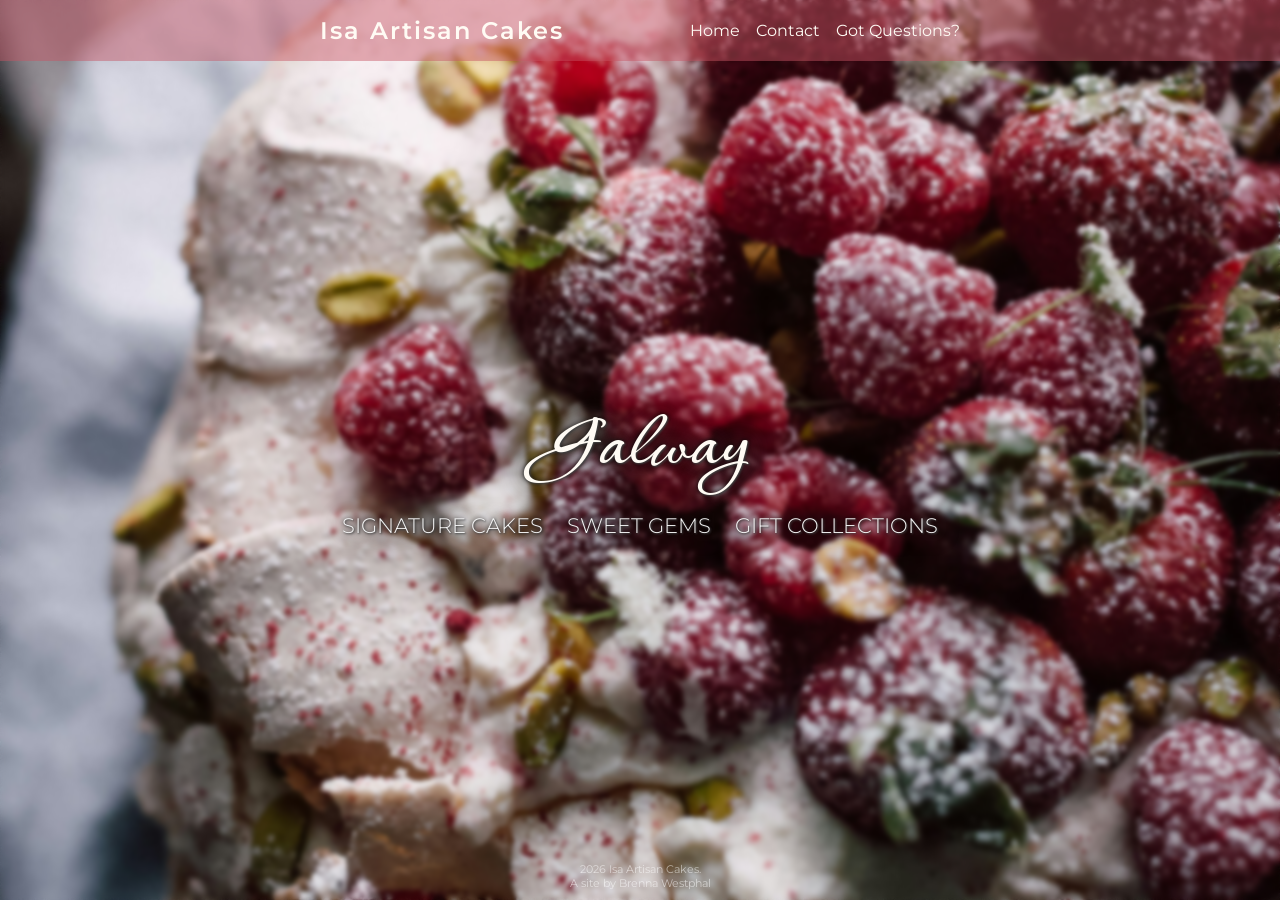
<file: index.html>
<!DOCTYPE html>
<html lang="en">
<head>
    <link rel="preconnect" href="https://fonts.googleapis.com">
    <link rel="preconnect" href="https://fonts.gstatic.com" crossorigin>
    <meta charset="UTF-8">
    <meta name="viewport" content="width=device-width, initial-scale=1.0">
    <title>Home</title>
    <link rel="stylesheet" href="index.css">
    <link href="https://fonts.googleapis.com/css2?family=Corinthia:wght@400;700&family=Montserrat:ital,wght@0,100..900;1,100..900&display=swap" rel="stylesheet">
</head>
<body>
    <header>
        <div class="header_logo">
            <span class="full-name">Isa Artisan Cakes</span>
            <span class="short-name">Isa Cakes</span>
        </div>
        
        <nav class="bigScreenMenuTab">
            <ul>
                <li><a href="#">Home</a></li>
                <li><a href="#">Contact</a></li>
                <li><a href="#">Got Questions?</a></li>
            </ul>
        </nav>

        <button class="hamburgerIcon" id="hamburguerIcon"  aria-label="Open menu" onclick="OpenTab()"><img src="assets/images/menuLight.png" alt=""></button>

        <nav class="hamburguerMenuTab" id="menuTab">
            <button class="closeIcon" id="closeIcon"  aria-label="close menu" onclick="CloseTab()"><img src="assets/images/close.png" alt=""></button>
            
            <ul>
                <li><a href="#">Home</a></li>
                <li><a href="#">Contact</a></li>
                <li><a href="#">Got Questions?</a></li>
            </ul>
        </nav>
    </header>

    <main>
        <div class="cidade">Galway</div>
        <nav>
            <ul class="mainOptions">
                <li><a href="signatureCakes.html">Signature Cakes</a></li>
                <li><a href="sweetGems.html">Sweet Gems</a></li>
                <li><a href="giftCollections.html">Gift Collections</a></li>
            </ul>
        </nav>
    </main>

    <footer>
            <div class="footerInfo">
                <p>2026 Isa Artisan Cakes.</p>
                <p>A site by Brenna Westphal</p>
            </div>
    </footer>
</body>


<script>

    function OpenTab() {
        let menuTab = document.getElementById("menuTab");
        if(menuTab.style.display === "block"){
            menuTab.style.display = "none";
        } else {
            menuTab.style.display = "block";}
            }
            
    function CloseTab() {
        let menuTab = document.getElementById("menuTab");
        menuTab.style.display = "none";
    }
</script>

</html>
</file>
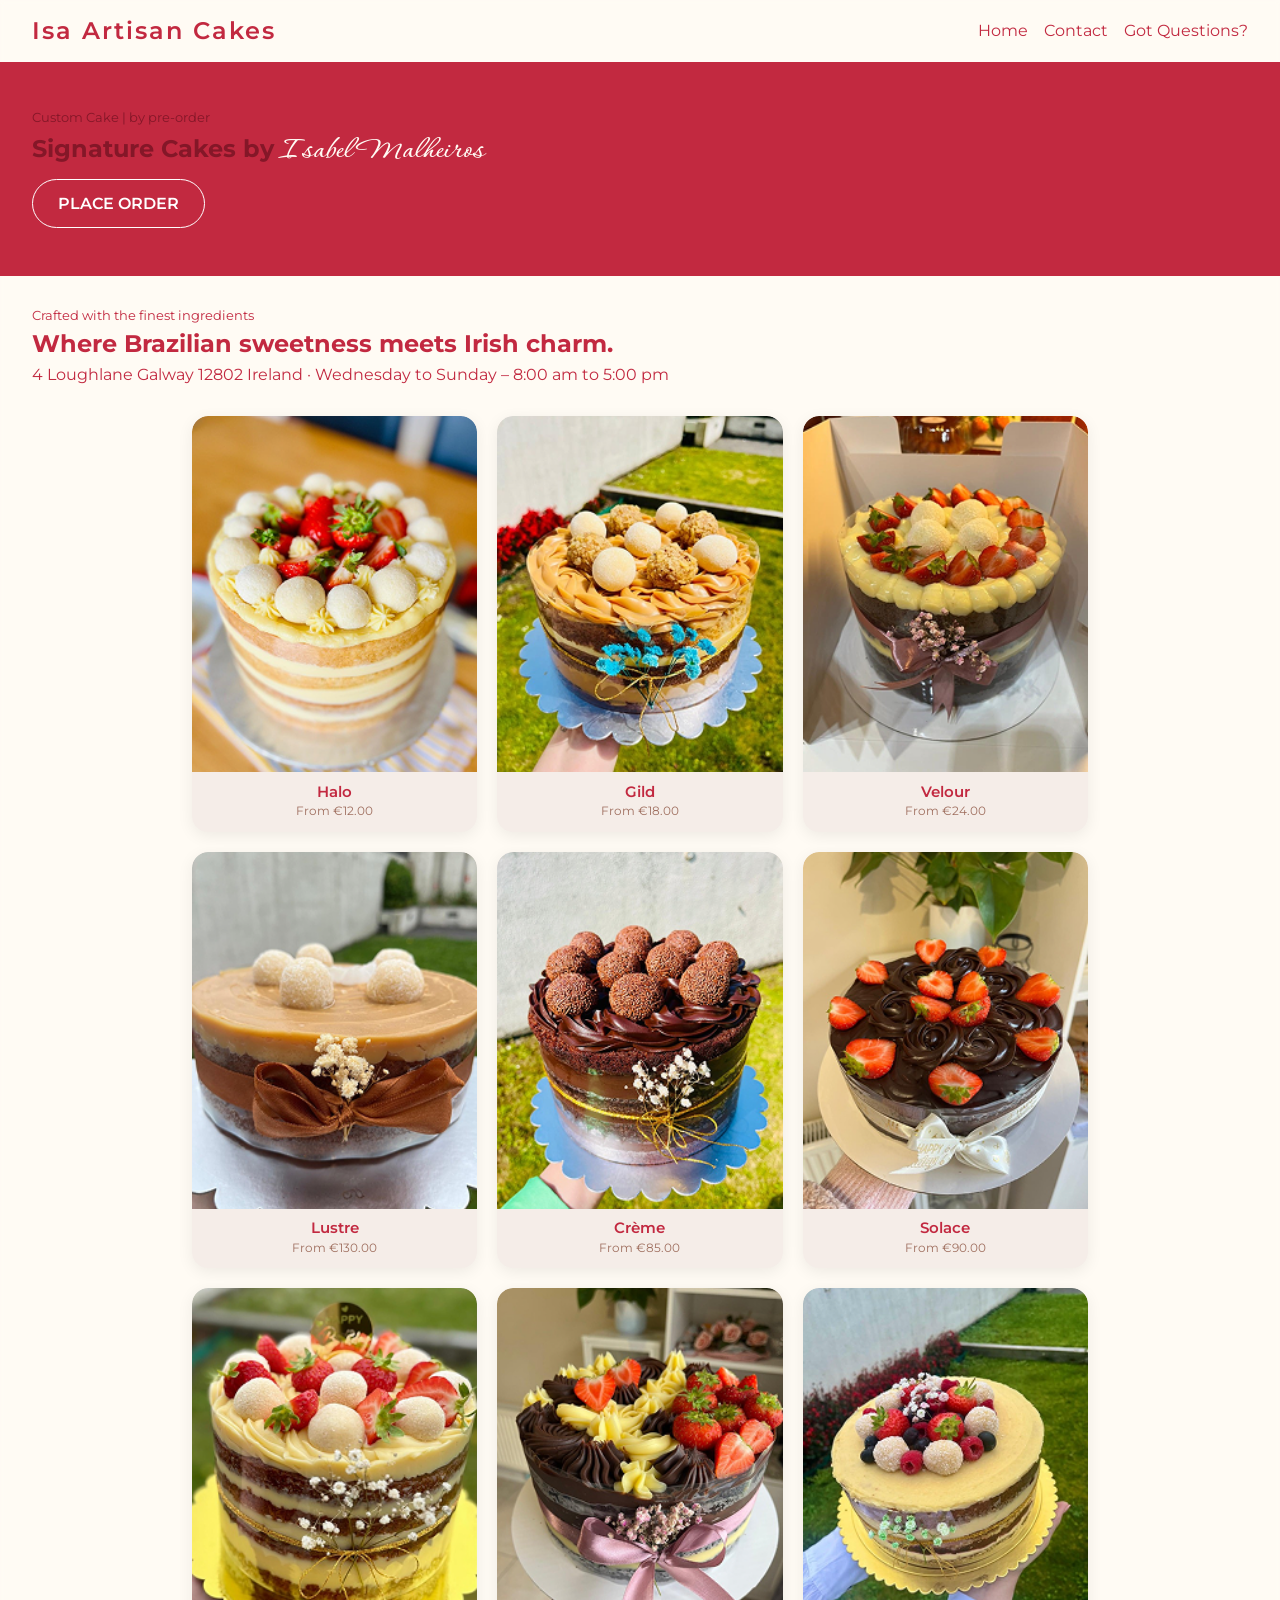
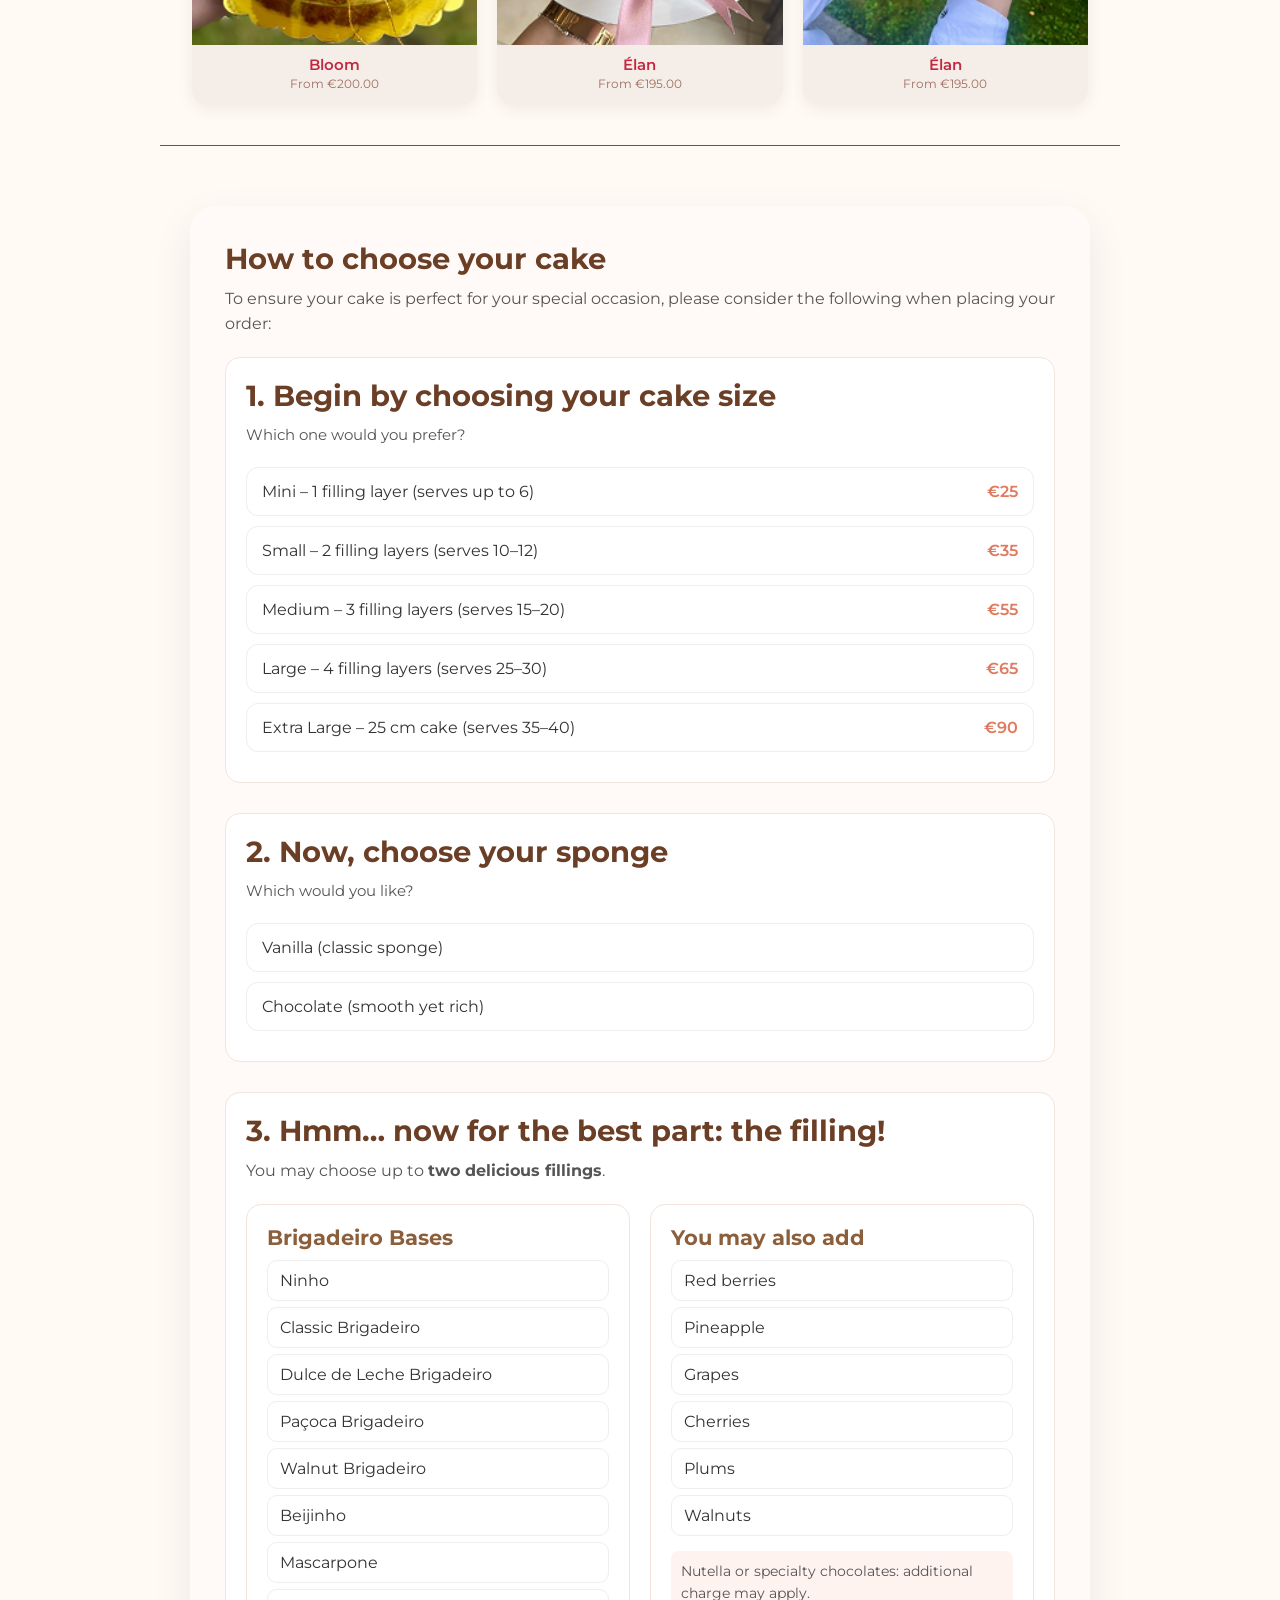
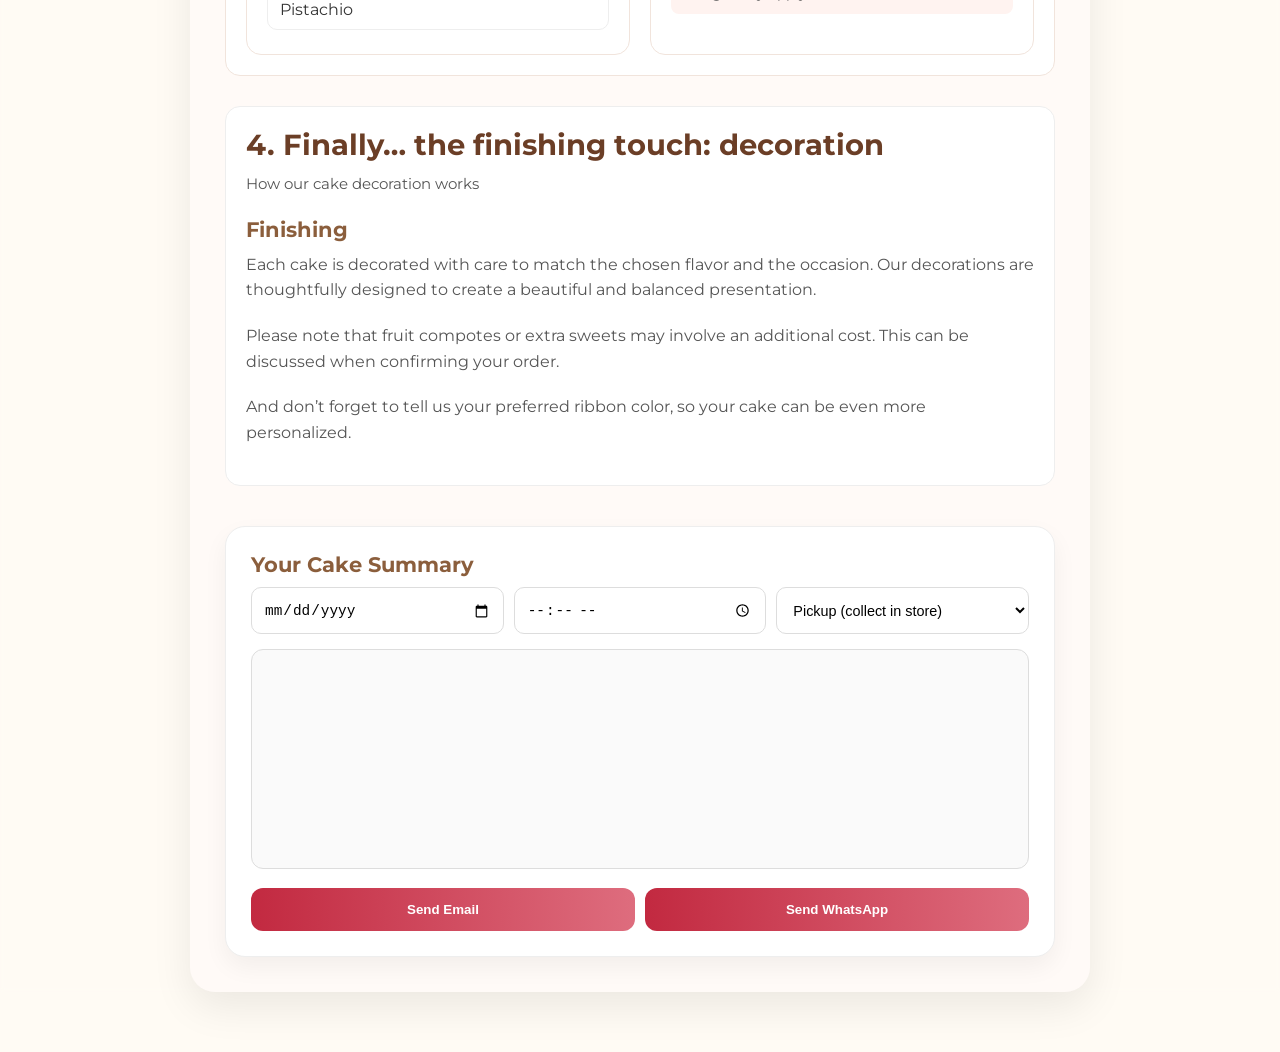
<file: signatureCakes.html>
<!DOCTYPE html>
<html lang="en">
  <head>
    <meta charset="UTF-8" />
    <meta name="viewport" content="width=device-width, initial-scale=1.0" />
    <title>Isa Artisan Cakes</title>

    <!-- Fonts -->
    <link rel="preconnect" href="https://fonts.googleapis.com" />
    <link rel="preconnect" href="https://fonts.gstatic.com" crossorigin />
    <link
      href="https://fonts.googleapis.com/css2?family=Corinthia:wght@400;700&family=Montserrat:ital,wght@0,100..900;1,100..900&display=swap"
      rel="stylesheet"
    />

    <!-- Styles -->
    <link rel="stylesheet" href="signatureCakes.css" />
  </head>

  <body>

    <!-- ===================== HEADER ===================== -->
    <header>

      <div class="header_logo">
        <span class="full-name">Isa Artisan Cakes</span>
        <span class="short-name">Isa Cakes</span>
      </div>

      <!-- Desktop nav -->
      <nav class="bigScreenMenuTab" aria-label="Main navigation">
        <ul>
          <li><a href="index.html">Home</a></li>
          <li><a href="#">Contact</a></li>
          <li><a href="#">Got Questions?</a></li>
        </ul>
      </nav>

      <!-- Hamburger button -->
      <button
        class="hamburgerIcon"
        id="hamburgerIcon"
        aria-label="Open menu"
        aria-expanded="false"
        aria-controls="mobileMenu"
        onclick="toggleMenu()"
      >
        <span></span>
        <span></span>
        <span></span>
      </button>

      <!-- Mobile nav -->
      <nav
        class="hamburguerMenuTab"
        id="mobileMenu"
        aria-label="Mobile navigation"
        aria-hidden="true"
      >
        <ul>
          <li><a href="#" onclick="closeMenu()">Home</a></li>
          <li><a href="#" onclick="closeMenu()">Contact</a></li>
          <li><a href="#" onclick="closeMenu()">Got Questions?</a></li>
        </ul>
      </nav>

    </header>

    <!-- ===================== HERO ===================== -->
    <section class="firstSection" aria-label="Hero">
      <p class="preOrder">Custom Cake | by pre-order</p>
      <h1>Signature Cakes by <span class="name">Isabel Malheiros</span></h1>
      <a href="#chooseCake" class="order-btn">PLACE ORDER</a>
    </section>

    <!-- ===================== MAIN ===================== -->
    <main>

      <!-- Intro text -->
      <div class="txtMain">
        <p class="craft">Crafted with the finest ingredients</p>
        <p class="emphasis">Where Brazilian sweetness meets Irish charm.</p>
        <p class="adress">4 Loughlane Galway 12802 Ireland &middot; Wednesday to Sunday &ndash; 8:00&nbsp;am to 5:00&nbsp;pm</p>
      </div>

      <!-- ===== Creations gallery ===== -->
      <section id="images-creations" aria-label="Our creations">

        <figure>
          <img src="assets/images/2.png" alt="Halo cake" loading="lazy" />
          <figcaption>
            <h2>Halo</h2>
            <p>From &euro;12.00</p>
          </figcaption>
        </figure>

        <figure>
          <img src="assets/images/3.png" alt="Gild cake" loading="lazy" />
          <figcaption>
            <h2>Gild</h2>
            <p>From &euro;18.00</p>
          </figcaption>
        </figure>

        <figure>
          <img src="assets/images/5.png" alt="Velour cake" loading="lazy" />
          <figcaption>
            <h2>Velour</h2>
            <p>From &euro;24.00</p>
          </figcaption>
        </figure>

        <figure>
          <img src="assets/images/6.png" alt="Lustre cake" loading="lazy" />
          <figcaption>
            <h2>Lustre</h2>
            <p>From &euro;130.00</p>
          </figcaption>
        </figure>

        <figure>
          <img src="assets/images/7.png" alt="Crème cake" loading="lazy" />
          <figcaption>
            <h2>Cr&egrave;me</h2>
            <p>From &euro;85.00</p>
          </figcaption>
        </figure>

        <figure>
          <img src="assets/images/8.png" alt="Solace cake" loading="lazy" />
          <figcaption>
            <h2>Solace</h2>
            <p>From &euro;90.00</p>
          </figcaption>
        </figure>

        <figure>
          <img src="assets/images/9.png" alt="Bloom cake" loading="lazy" />
          <figcaption>
            <h2>Bloom</h2>
            <p>From &euro;200.00</p>
          </figcaption>
        </figure>

        <figure>
          <img src="assets/images/10.png" alt="Élan cake" loading="lazy" />
          <figcaption>
            <h2>&Eacute;lan</h2>
            <p>From &euro;195.00</p>
          </figcaption>
        </figure>

        <figure>
          <img src="assets/images/11.png" alt="Élan variant cake" loading="lazy" />
          <figcaption>
            <h2>&Eacute;lan</h2>
            <p>From &euro;195.00</p>
          </figcaption>
        </figure>

      </section>

      <!-- ===== Order / Cake chooser ===== -->
      <section class="choosingCake" id="chooseCake" aria-label="Choose your cake">

        <h2>How to choose your cake</h2>
        <p>To ensure your cake is perfect for your special occasion, please consider the following when placing your order:</p>

        <!-- STEP 1 — Size -->
        <div class="step">
          <h2>1. Begin by choosing your cake size</h2>
          <p class="subtitle">Which one would you prefer?</p>
          <ul class="options" data-type="size" role="listbox" aria-label="Cake size">
            <li data-value="Mini" role="option" aria-selected="false">Mini &ndash; 1 filling layer (serves up to 6) <span class="price">&euro;25</span></li>
            <li data-value="Small" role="option" aria-selected="false">Small &ndash; 2 filling layers (serves 10&ndash;12) <span class="price">&euro;35</span></li>
            <li data-value="Medium" role="option" aria-selected="false">Medium &ndash; 3 filling layers (serves 15&ndash;20) <span class="price">&euro;55</span></li>
            <li data-value="Large" role="option" aria-selected="false">Large &ndash; 4 filling layers (serves 25&ndash;30) <span class="price">&euro;65</span></li>
            <li data-value="Extra Large" role="option" aria-selected="false">Extra Large &ndash; 25&nbsp;cm cake (serves 35&ndash;40) <span class="price">&euro;90</span></li>
          </ul>
        </div>

        <!-- STEP 2 — Sponge -->
        <div class="step">
          <h2>2. Now, choose your sponge</h2>
          <p class="subtitle">Which would you like?</p>
          <ul class="options" data-type="sponge" role="listbox" aria-label="Sponge type">
            <li data-value="Vanilla" role="option" aria-selected="false">Vanilla (classic sponge)</li>
            <li data-value="Chocolate" role="option" aria-selected="false">Chocolate (smooth yet rich)</li>
          </ul>
        </div>

        <!-- STEP 3 — Fillings -->
        <div class="step">
          <h2>3. Hmm&hellip; now for the best part: the filling!</h2>
          <p>You may choose up to <strong>two delicious fillings</strong>.</p>

          <div class="fillings">

          <div class="filling-group">
            <h3>Brigadeiro Bases</h3>
            <ul class="options multi" data-type="fillings" role="listbox" aria-multiselectable="true" aria-label="Brigadeiro fillings">
              <li data-value="Ninho" role="option" aria-selected="false">Ninho</li>
              <li data-value="Classic Brigadeiro" role="option" aria-selected="false">Classic Brigadeiro</li>
              <li data-value="Dulce de Leche Brigadeiro" role="option" aria-selected="false">Dulce de Leche Brigadeiro</li>
              <li data-value="Paçoca Brigadeiro" role="option" aria-selected="false">Pa&ccedil;oca Brigadeiro</li>
              <li data-value="Walnut Brigadeiro" role="option" aria-selected="false">Walnut Brigadeiro</li>
              <li data-value="Beijinho" role="option" aria-selected="false">Beijinho</li>
              <li data-value="Mascarpone" role="option" aria-selected="false">Mascarpone</li>
              <li data-value="Pistachio" role="option" aria-selected="false">Pistachio</li>
            </ul>
          </div>

          <div class="filling-group">
            <h3>You may also add</h3>
            <ul class="options multi" data-type="fillings" role="listbox" aria-multiselectable="true" aria-label="Extra fillings">
              <li data-value="Red berries" role="option" aria-selected="false">Red berries</li>
              <li data-value="Pineapple" role="option" aria-selected="false">Pineapple</li>
              <li data-value="Grapes" role="option" aria-selected="false">Grapes</li>
              <li data-value="Cherries" role="option" aria-selected="false">Cherries</li>
              <li data-value="Plums" role="option" aria-selected="false">Plums</li>
              <li data-value="Walnuts" role="option" aria-selected="false">Walnuts</li>
            </ul>
            <p class="extra-note">Nutella or specialty chocolates: additional charge may apply.</p>
          </div>

        </div>
        </div>

        <!-- STEP 4 — Decoration -->
        <div class="step step4">
          <h2>4. Finally&hellip; the finishing touch: decoration</h2>
          <p class="subtitle">How our cake decoration works</p>

          <div class="finalization">
            <h3>Finishing</h3>
            <p>Each cake is decorated with care to match the chosen flavor and the occasion. Our decorations are thoughtfully designed to create a beautiful and balanced presentation.</p>
            <p>Please note that fruit compotes or extra sweets may involve an additional cost. This can be discussed when confirming your order.</p>
            <p>And don&rsquo;t forget to tell us your preferred ribbon color, so your cake can be even more personalized.</p>
          </div>
        </div>

        <!-- Order summary -->
        <div class="message-box">
          <h3>Your Cake Summary</h3>

          <div class="extra-fields">
            <input type="date" id="cakeDate" aria-label="Cake date" />
            <input type="time" id="cakeTime" aria-label="Cake time" />
            <select id="deliveryOption" aria-label="Delivery option">
              <option value="Pickup">Pickup (collect in store)</option>
              <option value="Delivery">Home delivery</option>
            </select>
          </div>

          <textarea id="finalMessage" readonly aria-label="Order summary" aria-live="polite"></textarea>

          <div class="actions">
            <button type="button" onclick="sendEmail()">Send Email</button>
            <button type="button" onclick="sendWhatsApp()">Send WhatsApp</button>
          </div>
        </div>

      </section>

    </main>

    <!-- ===================== SCRIPTS ===================== -->
    <script>

      /* ---- Hamburger menu ---- */

      const hamburgerIcon = document.getElementById("hamburgerIcon");
      const mobileMenu    = document.getElementById("mobileMenu");

      function toggleMenu() {
        const isOpen = mobileMenu.classList.toggle("is-open");
        hamburgerIcon.classList.toggle("is-open", isOpen);
        hamburgerIcon.setAttribute("aria-expanded", String(isOpen));
        mobileMenu.setAttribute("aria-hidden",      String(!isOpen));
      }

      function closeMenu() {
        mobileMenu.classList.remove("is-open");
        hamburgerIcon.classList.remove("is-open");
        hamburgerIcon.setAttribute("aria-expanded", "false");
        mobileMenu.setAttribute("aria-hidden",      "true");
      }

      // Close menu when clicking outside
      document.addEventListener("click", function (e) {
        if (!hamburgerIcon.contains(e.target) && !mobileMenu.contains(e.target)) {
          closeMenu();
        }
      });

      /* ---- Cake selection state ---- */

      const state = {
        size:     "",
        sponge:   "",
        fillings: []
      };

      document.querySelectorAll(".options li").forEach(function (item) {
        item.addEventListener("click", function () {
          const parent = item.parentElement;
          const type   = parent.dataset.type;
          const value  = item.dataset.value;

          if (parent.classList.contains("multi")) {
            // Multi-select: max 2 fillings
            if (item.classList.contains("selected")) {
              item.classList.remove("selected");
              item.setAttribute("aria-selected", "false");
              state.fillings = state.fillings.filter(function (f) { return f !== value; });
            } else {
              if (state.fillings.length >= 2) {
                alert("You can select up to 2 fillings.");
                return;
              }
              item.classList.add("selected");
              item.setAttribute("aria-selected", "true");
              state.fillings.push(value);
            }
          } else {
            // Single-select
            parent.querySelectorAll("li").forEach(function (li) {
              li.classList.remove("selected");
              li.setAttribute("aria-selected", "false");
            });
            item.classList.add("selected");
            item.setAttribute("aria-selected", "true");
            state[type] = value;
          }

          updateMessage();
        });
      });

      /* ---- Live summary update ---- */

      document.getElementById("cakeDate").addEventListener("change", updateMessage);
      document.getElementById("cakeTime").addEventListener("change", updateMessage);
      document.getElementById("deliveryOption").addEventListener("change", updateMessage);

      function updateMessage() {
        const rawDate  = document.getElementById("cakeDate").value;
        const time     = document.getElementById("cakeTime").value;
        const delivery = document.getElementById("deliveryOption").value;

        let date = "Not informed";
        if (rawDate) {
          const [year, month, day] = rawDate.split("-");
          date = day + "/" + month + "/" + year;
        }

        const message =
          "Hello! 😊\n\n" +
          "I would love to order a cake with the following details:\n\n" +
          "• Size: "     + (state.size     || "Not selected") + "\n" +
          "• Sponge: "   + (state.sponge   || "Not selected") + "\n" +
          "• Fillings: " + (state.fillings.length ? state.fillings.join(", ") : "Not selected") + "\n\n" +
          "• Date: "     + date + "\n" +
          "• Time: "     + (time || "Not informed") + "\n" +
          "• Delivery: " + (delivery === "Delivery" ? "Home delivery" : "Pickup at store") + "\n\n" +
          "Please let me know availability and next steps.\n\n" +
          "Thank you so much! 🍰";

        document.getElementById("finalMessage").value = message;
      }

      /* ---- Send actions ---- */

      function sendEmail() {
        var message = encodeURIComponent(document.getElementById("finalMessage").value);
        window.location.href = "mailto:your@email.com?subject=Cake%20Order&body=" + message;
      }

      function sendWhatsApp() {
        var message = encodeURIComponent(document.getElementById("finalMessage").value);
        window.open("https://api.whatsapp.com/send?phone=353830614725&text=" + message, "_blank");
      }

    </script>

  </body>
</html>
</file>
<file: index.css>
@import url(global.css);
    /* font-family: "brittany", sans-serif; */


body{
    width: 100vw;
    height: 100vh;
    font-family: "Montserrat", sans-serif;
    background-color: antiquewhite;
    background-image: url(assets/images/teste2.jpg);
    background-position: center;
    background-repeat: no-repeat;
    background-size: cover;
    color: var(--colorFontbright2);
    backdrop-filter: blur(2px);
}

/* ================HEADER================== */

header{
    display: flex;
    justify-content: space-between;
    padding: 1rem 2rem;
    /* border-bottom: .5px solid var(--colorFontbright2); */
    background-color: var(--colorBackground);
}

.header_logo .short-name{
    display: none;
}

.header_logo .full-name{
    display: inline;
    font-size: 1.5rem;
    letter-spacing: 2px;
    font-weight: 600;
}

/* header .header_logo{
    border: 1px solid rgb(252, 2, 2);
} */

header nav{
    /* border: 1px solid rgb(98, 243, 14); */
    display: flex;
    align-items: center;
}

header nav ul{
    display: flex;
    gap: 1rem;
    list-style: none;
    /* border: 1px solid rgb(252, 2, 2); */
}

header nav ul a{
    text-decoration: none;
    color: var(--colorFontbright2);
}
header nav ul a:hover{
    color: #C22940;
    font-weight: 400;
}

.hamburgerIcon{
    display: none;
}

.hamburguerMenuTab{
    display: none;
}
/* ==================MAIN================== */

main{
    /* border: 1px solid rgb(98, 243, 14); */
    height: 89%;
    display: flex;
    flex-direction: column;
    align-items: center;
    justify-content: center;
}

main .cidade{
    /* border: 1px solid rgb(2, 31, 252); */
    margin: 1rem 0rem;
    font-family: "Corinthia", cursive;
    font-size: 4rem;
    font-weight: 700;
    color: var(--colorFontbright2);
    text-shadow: 1px 1px 2px rgb(67, 67, 67), 0 0 25px rgb(48, 48, 48), 0 0 5px rgb(1, 1, 1);

}

/* main nav{
    border: 2px solid rgb(0, 0, 0);
} */



main .mainOptions{
    /* border: 1px solid rgb(252, 2, 2); */
    display: flex;
    gap: 1.5rem;
}

.mainOptions li{
    list-style: none;
}
.mainOptions li a{
    text-decoration: none;
    font-weight: 300;
    color: var(--colorFontbright);
    text-shadow: 1px 1px 2px rgb(67, 67, 67), 0 0 25px rgb(48, 48, 48), 0 0 5px rgb(1, 1, 1);
    transition: border-bottom 0.2s ease;
    font-size: 1.1rem;
    text-transform: uppercase;
}

.mainOptions li a:hover{
    cursor: pointer;
    border-bottom: .2rem solid #C22940;
    font-weight: 400;
}

/* ===================FOOTER================== */

footer{
    /* border: 1px solid rgb(252, 2, 2); */
    text-align: center;
    font-size: .7rem;
    color: rgba(255, 255, 255, 0.545);
}


/* ========MEDIA QUERY DESKTOP=============== */

@media (min-width: 1024px){

    header{
    padding: 1rem 20rem;
}


    main .cidade{
        font-size: 5rem;
    }

    main .mainOptions li a{
        font-size: 1.3rem;
    }

}

/* ========MEDIA QUERY PHONE=============== */

@media (max-width: 600px){

    body{
        background-image: url(assets/images/testeBlur.jpg);
    }

    header{
    border-bottom: 1px solid #e7dddccb;
    background-color: transparent;
    }

        /* ===== Switch logo text on mobile ===== */
    .header_logo .full-name{
        display: none;
        
    }

    .header_logo .short-name{
        display: inline;
        font-size: 1.5rem;
        letter-spacing: 2px;
        font-weight: 600;
    }
    
    .hamburgerIcon{
        display: flex;
        align-items: center;
        justify-content: center;
        background: none;
        border: none;
        cursor: pointer;
    }

    .bigScreenMenuTab{
        display: none;
    }

    .hamburguerMenuTab{
        display: none;
    }

    main{
        height: 87%;
    }
        main div.cidade{
        display: none;
    }

        main .mainOptions{
        display: flex;
        flex-direction: column;
        gap: 2em;
        align-items: center;
        text-transform: uppercase;
        color: #e7dddc;
    }
        main .mainOptions li a{
        color: #e7dddc;
        text-shadow: none;
        font-weight: 300;
    }


    /* ======================TABMENU========== */

    .hamburguerMenuTab{
        position: absolute;
        top: 0rem;
        left: 0rem;
        background-color: rgba(194, 41, 64, 0.931);
        backdrop-filter: blur(15px);
        height: 100%;
        width: 100%;
    }

    .hamburguerMenuTab ul{
        display: flex;
        flex-direction: column;
        align-items: center;
        justify-content: center;
        gap: 2rem;
        list-style: none;
        height: 100%;
    }

    .hamburguerMenuTab ul a{
        color: #e7dddc;
        font-size: 1em;
    }
    
     .hamburguerMenuTab ul a:hover{
        color: #e7dddc;
        font-weight: 600;}


    .closeIcon{
        position: absolute;
        top: 1.5rem;
        left: 1.5rem;
        background-color: transparent;
        border: none;
        cursor: pointer;

    }
        /* ==================== */
}
</file>
<file: signatureCakes.css>
@import url(global.css);

/* ============================================================
   FONTS
   ============================================================ */

@font-face {
  font-family: "brittany";
  src: url(BrittanySignature.ttf) format("truetype");
  font-weight: normal;
}

/* ============================================================
   BASE
   ============================================================ */

*,
*::before,
*::after {
  box-sizing: border-box;
  margin: 0;
  padding: 0;
}

body {
  min-height: 100vh;
  font-family: "Montserrat", sans-serif;
  color: var(--mainColor);
  background-color: var(--colorFontbright2);
  backdrop-filter: blur(2px);
}

/* ============================================================
   HEADER
   ============================================================ */

header {
  display: flex;
  justify-content: space-between;
  align-items: center;
  padding: 1rem 2rem;
  border-bottom: 0.05rem solid var(--colorFontbright2);
  position: relative;
}

/* Logo */
.header_logo .full-name {
  display: inline;
  font-size: 1.5rem;
  letter-spacing: 2px;
  font-weight: 600;
}

.header_logo .short-name {
  display: none;
}

/* Nav */
header nav ul {
  display: flex;
  gap: 1rem;
  list-style: none;
}

header nav ul a {
  text-decoration: none;
  color: var(--mainColor);
  transition: font-weight 0.15s;
}

header nav ul a:hover {
  font-weight: 400;
}

/* Hamburger icon — hidden on desktop */
.hamburgerIcon {
  display: none;
  flex-direction: column;
  justify-content: space-between;
  width: 24px;
  height: 18px;
  cursor: pointer;
  z-index: 200;
  background: none;
  border: none;
  padding: 0;
}

.hamburgerIcon span {
  display: block;
  width: 100%;
  height: 2px;
  background-color: var(--mainColor);
  border-radius: 2px;
  transition: transform 0.3s, opacity 0.3s;
}

/* Hamburger open state — JS should toggle .is-open on the icon */
.hamburgerIcon.is-open span:nth-child(1) {
  transform: translateY(8px) rotate(45deg);
}

.hamburgerIcon.is-open span:nth-child(2) {
  opacity: 0;
}

.hamburgerIcon.is-open span:nth-child(3) {
  transform: translateY(-8px) rotate(-45deg);
}

/* Mobile slide-down menu — hidden by default */
.hamburguerMenuTab {
  display: none;
  flex-direction: column;
  gap: 0;
  position: absolute;
  top: 100%;
  left: 0;
  right: 0;
  background-color: var(--colorFontbright2);
  border-top: 0.05rem solid var(--mainColor);
  z-index: 100;
  list-style: none;
}

.hamburguerMenuTab.is-open {
  display: flex;
}

.hamburguerMenuTab li a {
  display: block;
  padding: 1rem 2rem;
  text-decoration: none;
  color: var(--mainColor);
  font-weight: 500;
  border-bottom: 0.05rem solid rgba(0, 0, 0, 0.06);
  transition: background-color 0.2s;
}

.hamburguerMenuTab li a:hover {
  background-color: rgba(0, 0, 0, 0.04);
}

/* ============================================================
   FIRST SECTION (hero)
   ============================================================ */

.firstSection {
  background-color: var(--mainColor);
  color: var(--mainColorDark);
  padding: 3rem 2rem;
}

.firstSection .preOrder {
  font-size: 0.8rem;
  color: var(--mainColorDark);
  margin-bottom: 0.5rem;
}

.firstSection h1 {
  font-size: 1.5rem;
  margin: 0.5rem 0;
}

.firstSection .name {
  font-family: "Corinthia", cursive;
  font-size: 2rem;
  color: var(--colorFontbright2);
}

.firstSection button {
  margin-top: 1rem;
  padding: 0.5rem 1rem;
  background-color: var(--colorFontbright2);
  border: none;
  border-radius: 20px;
  font-weight: 600;
  color: var(--mainColorDark);
  font-size: 0.8rem;
  cursor: pointer;
  transition: opacity 0.2s;
}

.firstSection button:hover {
  opacity: 0.85;
}

/* ============================================================
   MAIN TEXT BLOCK
   ============================================================ */

.txtMain {
  display: flex;
  flex-direction: column;
  gap: 0.4rem;
  margin: 2rem;
}

.craft {
  font-size: 0.8rem;
}

.emphasis {
  font-size: 1.5rem;
  font-weight: 700;
}

.adress {
  font-size: 1rem;
}

/* ============================================================
   CREATIONS GALLERY
   ============================================================ */

#images-creations {
  display: grid;
  grid-template-columns: repeat(3, 1fr);
  gap: 1.25rem;
  max-width: 960px;
  margin: 2rem auto 0;
  padding: 0 2rem 2.5rem;
  border-bottom: 0.5px solid var(--mainColor);
}

#images-creations figure {
  position: relative;
  overflow: hidden;
  border-radius: 16px;
  background-color: #f5ede8;
  box-shadow: 0 4px 16px rgba(0, 0, 0, 0.07);
  transition: transform 0.25s ease, box-shadow 0.25s ease;
  cursor: pointer;
}

#images-creations figure:hover {
  transform: translateY(-4px);
  box-shadow: 0 10px 28px rgba(0, 0, 0, 0.12);
}

#images-creations figure img {
  display: block;
  width: 100%;
  aspect-ratio: 4 / 5;
  object-fit: cover;
  border-radius: 16px 16px 0 0;
  transition: transform 0.35s ease;
}

#images-creations figure:hover img {
  transform: scale(1.04);
}

#images-creations figcaption {
  padding: 0.6rem 1rem 0.85rem;
  text-align: center;
}

#images-creations figcaption h2 {
  font-size: 0.95rem;
  font-weight: 600;
  margin-bottom: 0.15rem;
}

#images-creations figcaption p {
  font-size: 0.75rem;
  color: #a07060;
}

/* ============================================================
   CHOOSING CAKE SECTION
   ============================================================ */

.choosingCake {
  max-width: 900px;
  margin: 60px auto;
  padding: 35px;
  background: #fffaf7;
  border-radius: 25px;
  box-shadow: 0 15px 40px rgba(0, 0, 0, 0.08);
  color: #333;
}

.choosingCake h2 {
  font-size: 1.8rem;
  margin-bottom: 10px;
  color: #6b3e26;
}

.choosingCake h3 {
  font-size: 1.3rem;
  margin-bottom: 10px;
  color: #8b5e3c;
}

.choosingCake p {
  margin-bottom: 20px;
  line-height: 1.6;
  color: #555;
}

/* Step cards */
.step {
  margin-bottom: 30px;
  padding: 20px;
  background: #fff;
  border-radius: 15px;
  border: 1px solid #f1e4dc;
  transition: transform 0.2s, box-shadow 0.2s;
}

.step:hover {
  transform: translateY(-3px);
  box-shadow: 0 8px 20px rgba(0, 0, 0, 0.05);
}

.subtitle {
  font-size: 0.95rem;
  color: #888;
  margin-bottom: 15px;
}

/* Options list */
.options {
  list-style: none;
}

.options li {
  display: flex;
  justify-content: space-between;
  align-items: center;
  padding: 14px 15px;
  margin-bottom: 10px;
  border-radius: 12px;
  background: #fff;
  border: 1px solid #eee;
  cursor: pointer;
  transition: background-color 0.2s, border-color 0.2s;
}

.options li:hover {
  background: #fff0e6;
  border-color: #ffd6c2;
}

.options li.selected {
  background: #ffe8dc;
  border-color: #ffbfa3;
}

.price {
  font-weight: 600;
  color: #e07a5f;
}

/* Fillings grid */
.fillings {
  display: grid;
  grid-template-columns: 1fr 1fr;
  gap: 20px;
  margin-top: 20px;
}

.filling-group {
  background: #fff;
  padding: 20px;
  border-radius: 15px;
  border: 1px solid #f1e4dc;
}

.filling-group ul {
  list-style: none;
  margin-top: 10px;
}

.filling-group li {
  padding: 10px 12px;
  margin-bottom: 6px;
  border-radius: 10px;
  border: 1px solid #eee;
  cursor: pointer;
  transition: background-color 0.2s, border-color 0.2s;
}

.filling-group li:last-child {
  margin-bottom: 0;
}

/* Extra note */
.extra-note {
  margin-top: 15px;
  padding: 10px;
  font-size: 0.85rem;
  color: #a66;
  background: #fff3f0;
  border-radius: 8px;
}

/* Step 4 */
.step4 {
  margin-top: 30px;
  padding: 20px;
  background: #fff;
  border-radius: 15px;
  border: 1px solid #eee;
}

/* Message / order box */
.message-box {
  margin-top: 40px;
  padding: 25px;
  background: #fff;
  border-radius: 20px;
  border: 1px solid #eee;
  box-shadow: 0 10px 25px rgba(0, 0, 0, 0.05);
}

/* Input row */
.extra-fields {
  display: flex;
  gap: 10px;
  margin-bottom: 15px;
}

.extra-fields input,
.extra-fields select {
  flex: 1;
  padding: 12px;
  border-radius: 10px;
  border: 1px solid #ddd;
  font-size: 0.9rem;
  background: #fff;
  transition: border-color 0.2s, box-shadow 0.2s;
}

.extra-fields input:focus,
.extra-fields select:focus {
  border-color: #e07a5f;
  outline: none;
  box-shadow: 0 0 0 2px rgba(224, 122, 95, 0.15);
}

/* Textarea */
.message-box textarea {
  width: 100%;
  height: 220px;
  padding: 15px;
  border-radius: 12px;
  border: 1px solid #ddd;
  resize: none;
  font-size: 0.95rem;
  line-height: 1.5;
  background: #fafafa;
}

/* Action buttons */
.actions {
  display: flex;
  gap: 10px;
  margin-top: 15px;
}

.actions button {
  flex: 1;
  padding: 14px;
  border: none;
  border-radius: 12px;
  background: var(--colorBackgroundGradient);
  color: #fff;
  font-weight: 600;
  cursor: pointer;
  transition: transform 0.25s, box-shadow 0.25s;
}

.actions button:hover {
  transform: translateY(-2px);
  box-shadow: 0 6px 15px rgba(0, 0, 0, 0.1);
}

/* Order CTA link */
.order-btn {
  display: inline-block;
  padding: 14px 25px;
  color: #fff;
  border: 1px solid #fff;
  border-radius: 50px;
  text-decoration: none;
  font-weight: 600;
  transition: transform 0.25s, box-shadow 0.25s;
}

.order-btn:hover {
  transform: translateY(-2px);
  box-shadow: 0 6px 15px rgba(0, 0, 0, 0.1);
}

/* ============================================================
   RESPONSIVE — TABLET  (max-width: 1024px)
   ============================================================ */

@media (max-width: 1024px) {
  #images-creations {
    grid-template-columns: repeat(3, 1fr);
    gap: 1rem;
  }

  .choosingCake {
    margin: 40px 2rem;
    padding: 25px;
  }

  .choosingCake h2 {
    font-size: 1.5rem;
  }

  .choosingCake h3 {
    font-size: 1.1rem;
  }
}

/* ============================================================
   RESPONSIVE — TABLET  (max-width: 768px)
   ============================================================ */

@media (max-width: 768px) {
  /* Header: show hamburger, hide inline nav */
  header nav {
    display: none;
  }

  .hamburgerIcon {
    display: flex;
  }

  /* Show short logo name on smaller screens */
  .header_logo .full-name {
    display: none;
  }

  .header_logo .short-name {
    display: inline;
    font-size: 1.3rem;
    letter-spacing: 2px;
    font-weight: 600;
  }

  /* Hero */
  .firstSection {
    padding: 2rem 1.5rem;
  }

  .firstSection h1 {
    font-size: 1.3rem;
  }

  .firstSection .name {
    font-size: 1.8rem;
  }

  /* Main text */
  .txtMain {
    margin: 1.5rem;
  }

  .emphasis {
    font-size: 1.3rem;
  }

  /* Gallery */
  #images-creations {
    grid-template-columns: repeat(2, 1fr);
    padding: 0 1.5rem 2rem;
    gap: 0.85rem;
  }

  /* Cake section */
  .choosingCake {
    margin: 30px 1.5rem;
    padding: 20px;
    border-radius: 18px;
  }

  .fillings {
    grid-template-columns: 1fr;
  }

  .extra-fields {
    flex-direction: column;
  }

  .options li {
    flex-direction: column;
    align-items: flex-start;
    gap: 5px;
  }

  .price {
    align-self: flex-end;
  }

  .actions {
    flex-direction: column;
  }
}

/* ============================================================
   RESPONSIVE — MOBILE  (max-width: 480px)
   ============================================================ */

@media (max-width: 480px) {
  header {
    padding: 0.8rem 1rem;
  }

  .firstSection {
    padding: 1.5rem 1rem;
  }

  .firstSection h1 {
    font-size: 1.1rem;
  }

  .firstSection .name {
    font-size: 1.5rem;
  }

  .txtMain {
    margin: 1rem;
  }

  .emphasis {
    font-size: 1.1rem;
  }

  #images-creations {
    grid-template-columns: repeat(2, 1fr);
    padding: 0 1rem 1.5rem;
    gap: 0.65rem;
  }

  .choosingCake {
    margin: 20px 1rem;
    padding: 16px;
    border-radius: 15px;
  }

  .choosingCake h2 {
    font-size: 1.3rem;
  }

  .choosingCake h3 {
    font-size: 1rem;
  }

  .step {
    padding: 14px;
  }

  .filling-group {
    padding: 14px;
  }

  .message-box {
    padding: 16px;
  }

  .message-box textarea {
    height: 160px;
  }

  .order-btn {
    width: 100%;
    text-align: center;
  }
}
</file>
